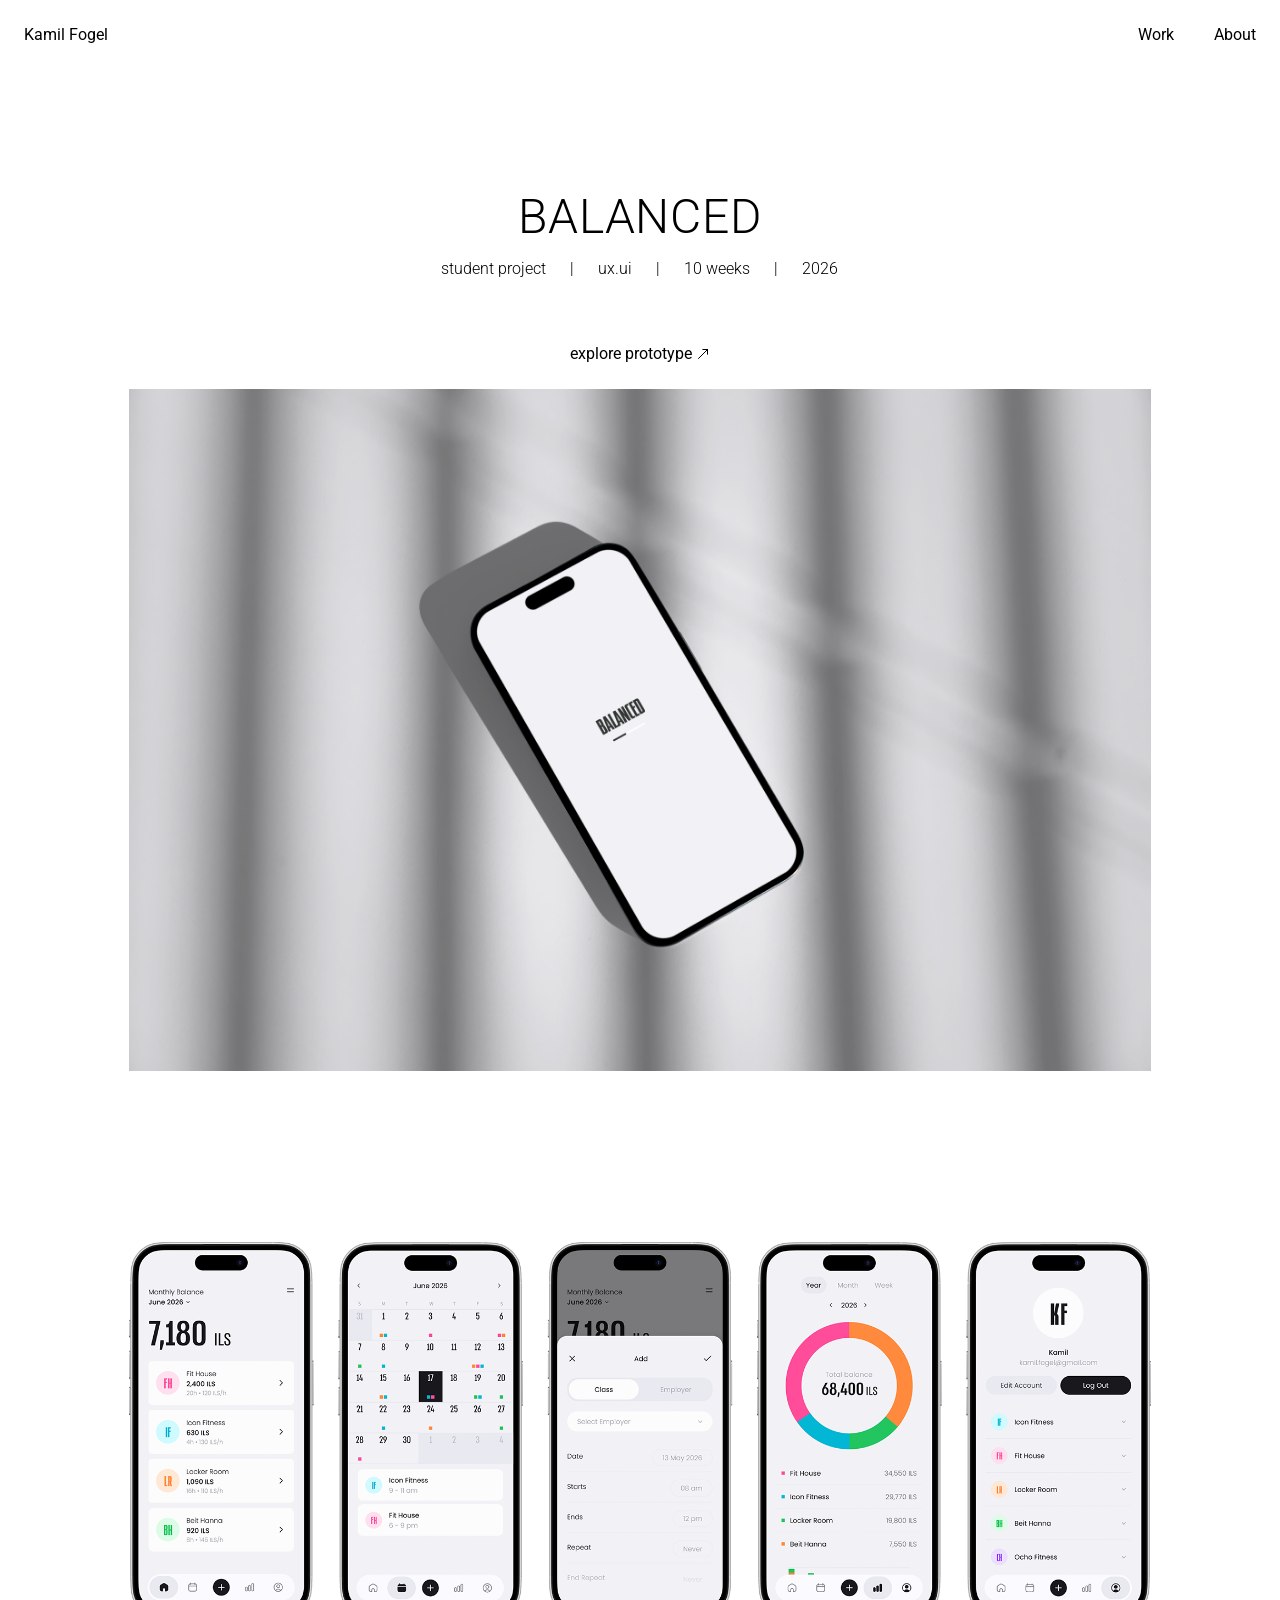
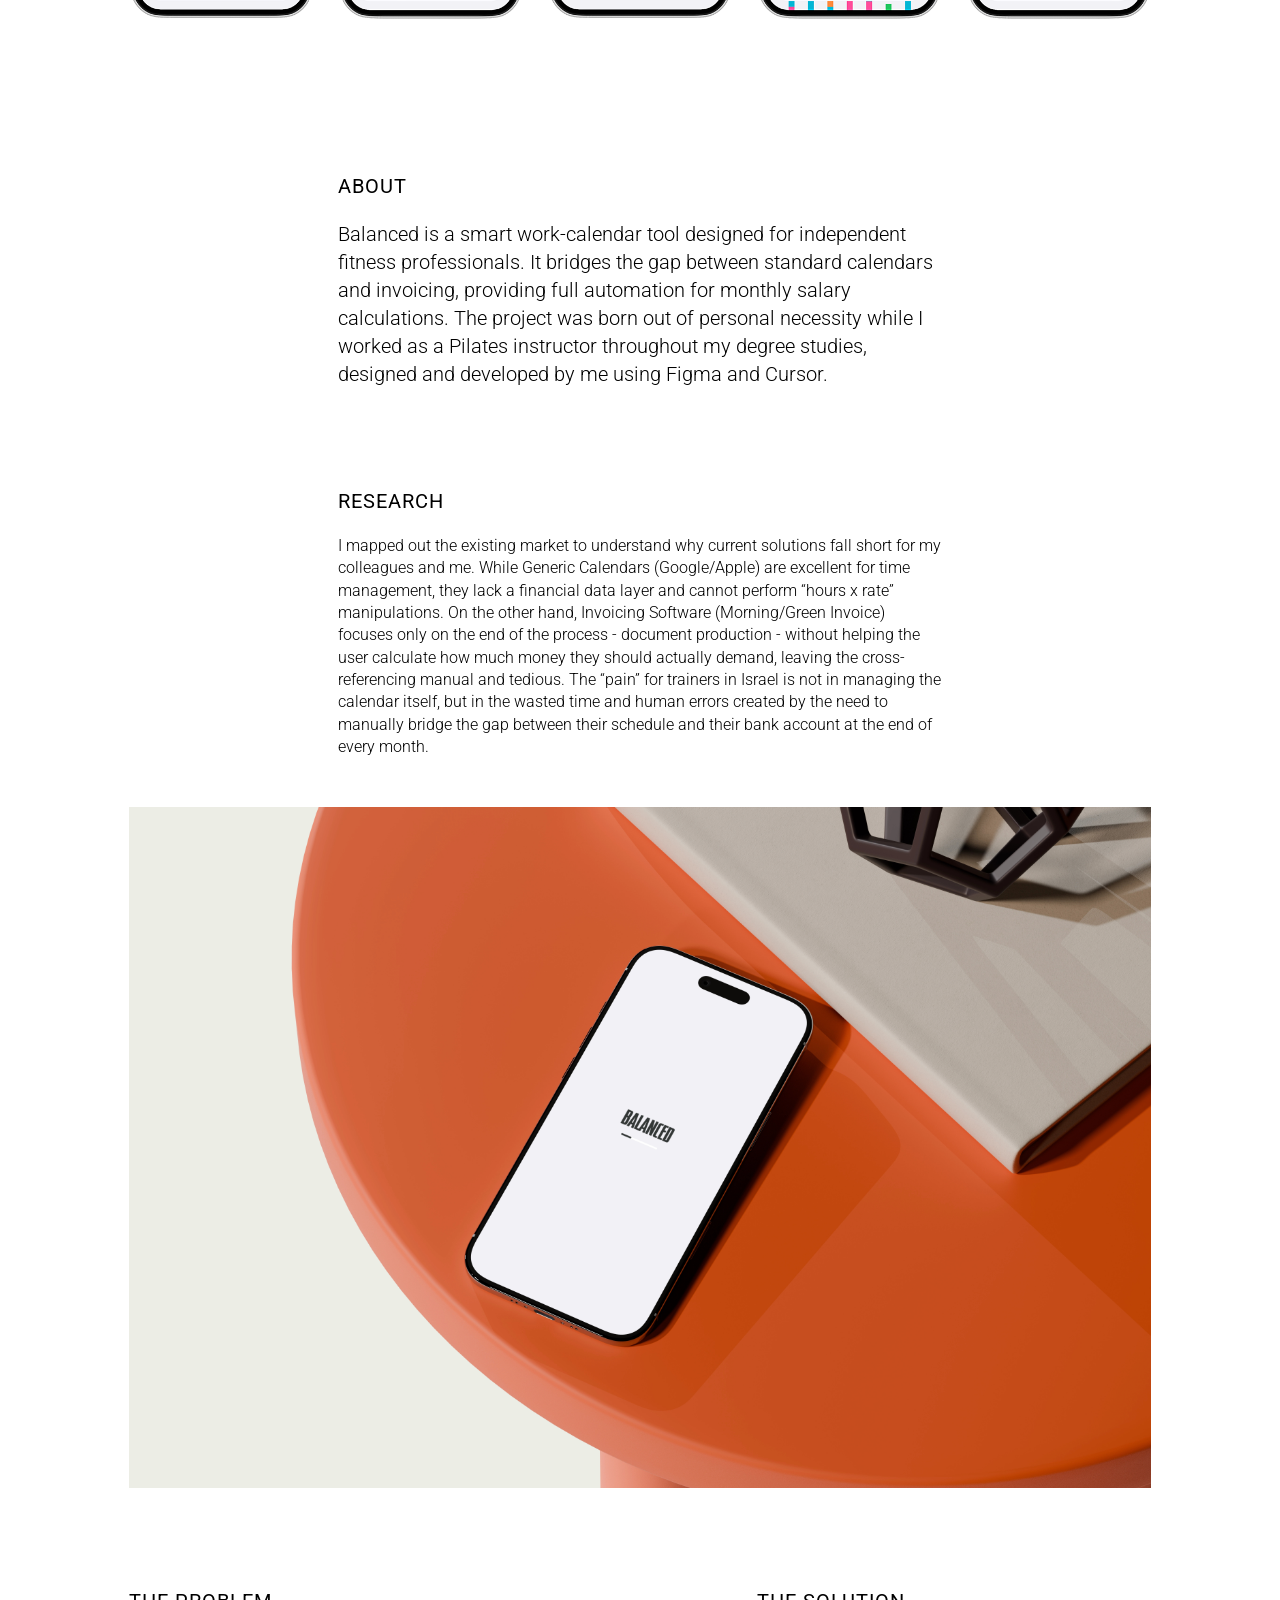
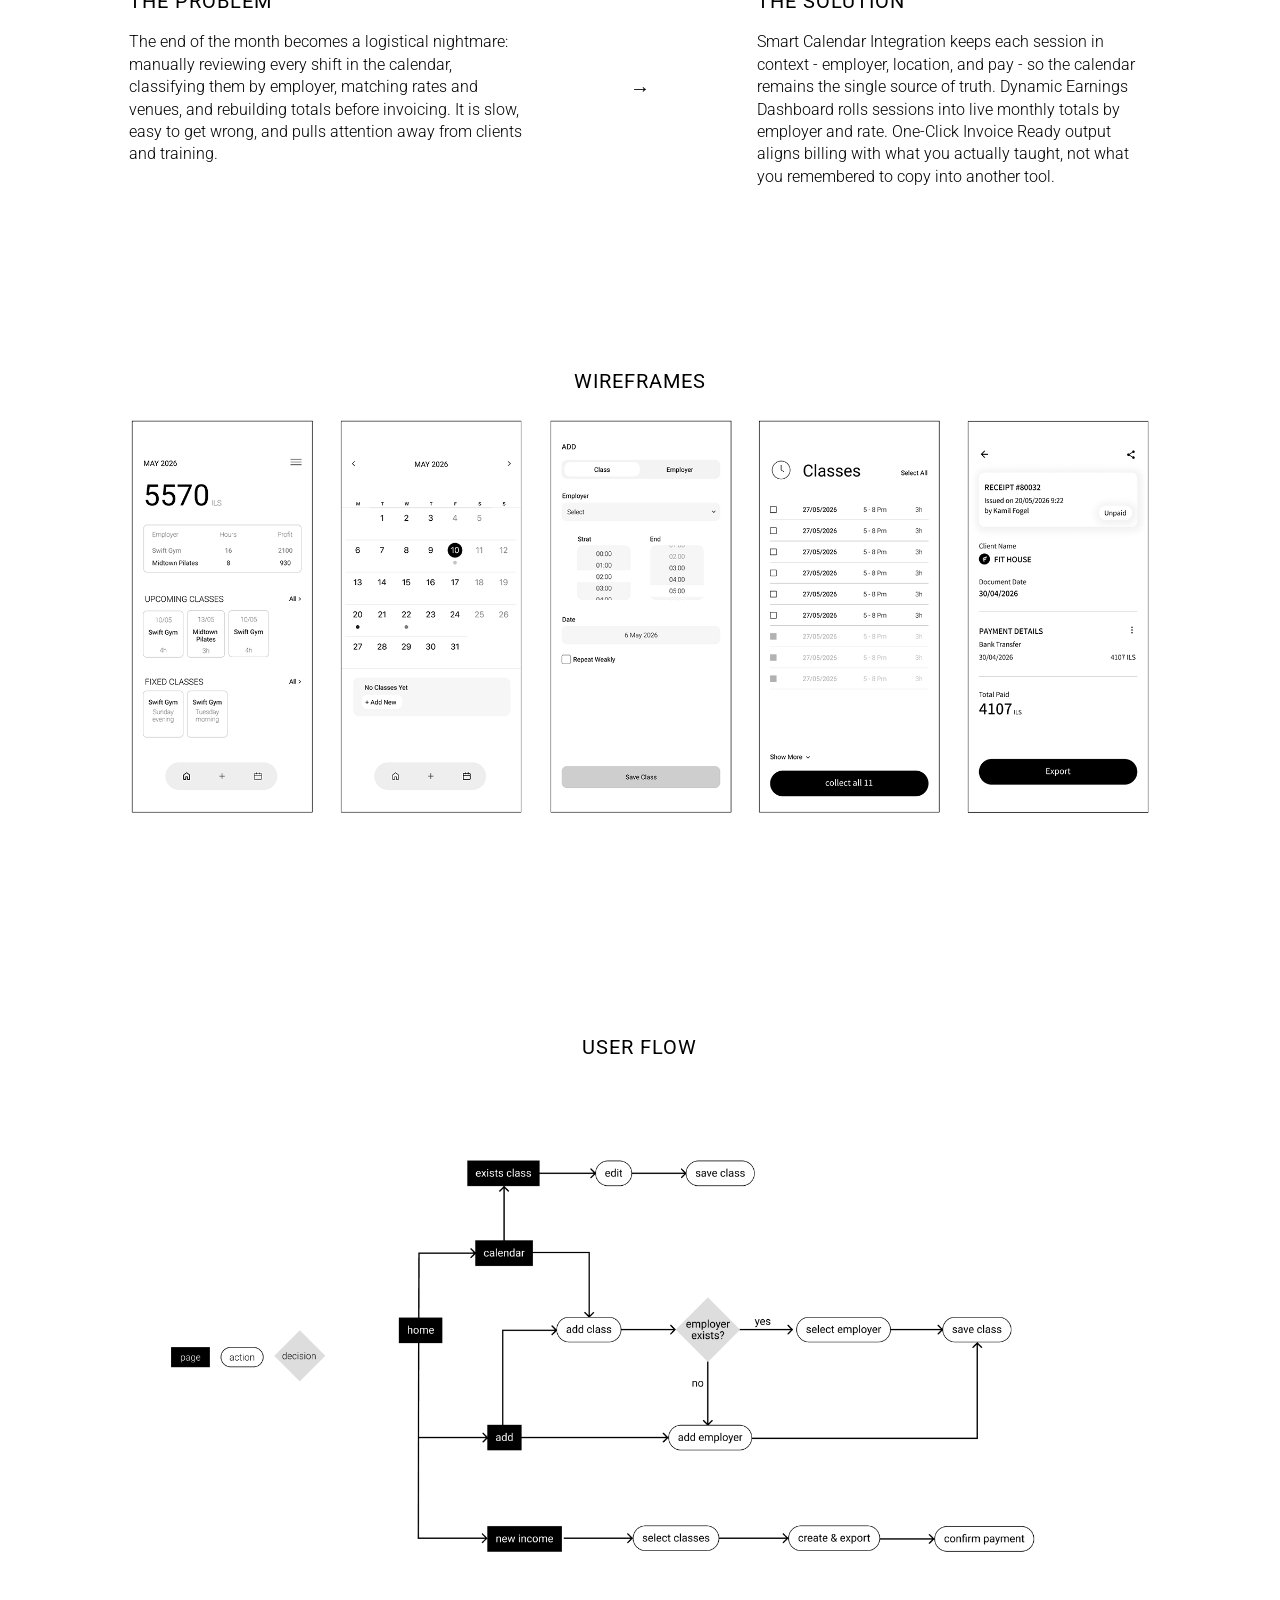
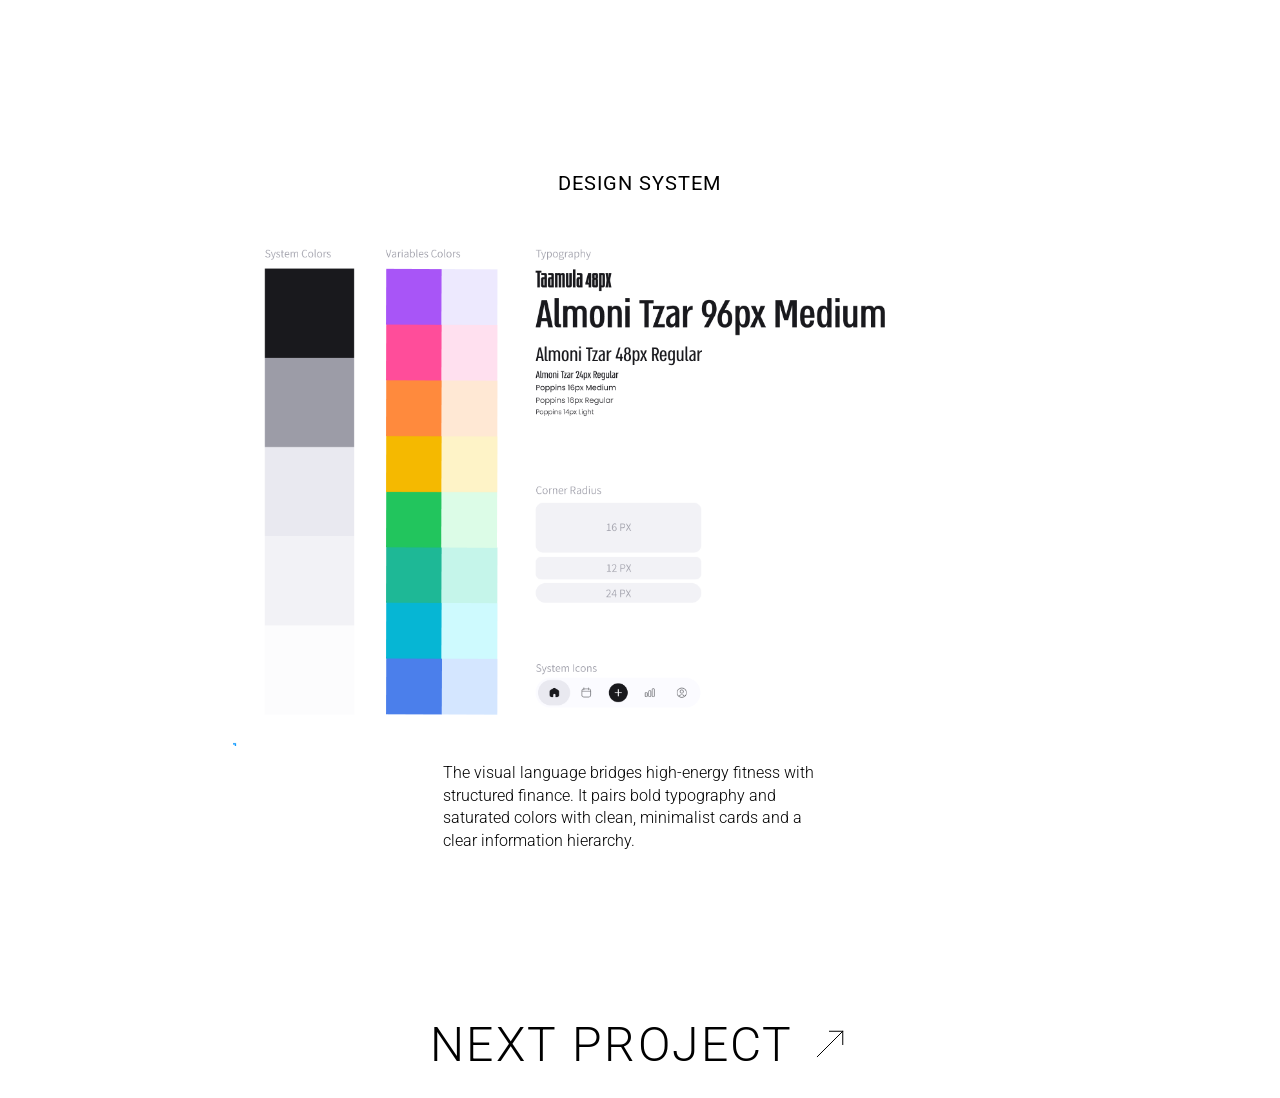
<file: balanced.html>
<!DOCTYPE html>
<html lang="en" class="case-study-page balanced-page">
<head>
  <meta charset="UTF-8" />
  <meta name="viewport" content="width=device-width, initial-scale=1.0" />
  <title>Balanced - Kamil Fogel</title>
  <link rel="preconnect" href="https://fonts.googleapis.com" />
  <link rel="preconnect" href="https://fonts.gstatic.com" crossorigin />
  <link href="https://fonts.googleapis.com/css2?family=Instrument+Serif:ital@0;1&family=Roboto:wght@300;400;700&display=swap" rel="stylesheet" />
  <link href="https://unpkg.com/aos@2.3.1/dist/aos.css" rel="stylesheet" />
  <link rel="stylesheet" href="typography.css" />
  <script src="nav-auto-hide.js" defer></script>
  <style>
    *, *::before, *::after {
      box-sizing: border-box;
      margin: 0;
      padding: 0;
    }

    .container {
      width: 100%;
      max-width: none;
      margin-left: auto;
      margin-right: auto;
      padding-left: var(--container-pad);
      padding-right: var(--container-pad);
      box-sizing: border-box;
    }

    html, body {
      min-height: 100%;
    }

    html.balanced-page {
      background-color: #ffffff;
    }

    body.case-page {
      background: #ffffff;
      color: #000000;
      opacity: 1;
      transition: opacity 0.5s ease;
    }

    body.case-page.is-entering {
      opacity: 0;
    }

    html.case-study-page,
    html.case-study-page body.case-study-page {
      cursor: auto !important;
    }

    body.case-study-page .custom-cursor {
      display: none !important;
    }

    body.balanced-page nav {
      position: fixed;
      top: 0;
      left: 0;
      right: 0;
      width: 100%;
      z-index: 10000;
      padding: 0;
      background: transparent;
      color: #000000;
    }

    body.balanced-page nav .brand {
      color: #000000;
      text-decoration: none;
      transition: filter 0.4s ease;
    }

    body.balanced-page nav ul a {
      color: #000000;
      text-decoration: none;
      transition: filter 0.4s ease;
    }

    @media (hover: hover) {
      body.balanced-page nav .brand:hover,
      body.balanced-page nav ul a:hover {
        filter: blur(4px);
      }
    }

    body.balanced-page nav a:focus-visible {
      outline: 2px solid #000000;
      outline-offset: 4px;
    }

    .case-main {
      width: 100%;
      padding-top: 5.5rem;
      padding-bottom: 6rem;
    }

    .balanced-page .case-main {
      padding-bottom: 0;
    }

    .case-block {
      margin-bottom: var(--case-section-gap);
    }

    .case-block.case-hero-intro {
      margin-bottom: 0;
    }

    /* L1 - explicit center (hero titles) */
    .balanced-page h1.case-hero-title.style1 {
      letter-spacing: 0.02em;
      text-align: center;
    }

    /* L2 section titles - always centered on Balanced */
    .balanced-page .case-subhead {
      text-align: center;
    }

    /* L4 body - center everywhere in case main (overrides typography.css .case-body) */
    .balanced-page main .case-body {
      text-align: center;
    }

    /* L4 metadata: normal case for this page (global .case-meta-part is lowercase) */
    .balanced-page .case-meta-row--balanced .case-meta-part {
      text-transform: none;
    }

    /* 12-col shell + meta row - matches devill .case-hero-meta-shell / .case-meta-row */
    .balanced-page .case-balanced-hero .case-hero-meta-shell {
      display: grid;
      grid-template-columns: repeat(12, 1fr);
      column-gap: var(--grid-gutter);
      width: 100%;
      box-sizing: border-box;
      margin-top: 0;
      margin-bottom: 0;
      text-align: center;
    }

    .balanced-page .case-balanced-hero .case-meta-row--balanced {
      grid-column: 2 / 12;
      display: flex;
      flex-direction: row;
      flex-wrap: wrap;
      align-items: center;
      justify-content: center;
      width: 100%;
      min-width: 0;
      box-sizing: border-box;
    }

    .balanced-page .case-balanced-hero .case-prototype-link {
      text-transform: none;
    }

    /* Opening block sits under hero; link wrap supplies 20px above images (same as now) */
    .balanced-page .case-balanced-visuals {
      margin-top: 0;
    }

    .case-balanced-visuals-grid {
      display: grid;
      grid-template-columns: repeat(12, 1fr);
      column-gap: var(--grid-gutter);
      width: 100%;
      box-sizing: border-box;
    }

    .case-balanced-figure {
      grid-column: 2 / 12;
      margin: 0;
      padding: 0;
      background: transparent;
      border: none;
      line-height: 0;
      overflow: hidden;
      border-radius: 0;
    }

    .case-balanced-visuals-grid > .case-balanced-figure + .case-balanced-figure {
      margin-top: 120px;
    }

    .case-balanced-figure img {
      width: 100%;
      height: auto;
      object-fit: contain;
      display: block;
      margin: 0;
      padding: 0;
      background: transparent !important;
      border: none;
      box-shadow: none;
      border-radius: 0;
    }

    /* Body copy: L4 + center (typography .case-body is left-aligned for devill) */
    .balanced-page .balanced-content-shell {
      display: grid;
      grid-template-columns: repeat(12, 1fr);
      column-gap: var(--grid-gutter);
      width: 100%;
      box-sizing: border-box;
    }

    .balanced-page .balanced-content-band {
      grid-column: 2 / 12;
      min-width: 0;
      text-align: center;
    }

    /* About + research: 6 cols centered (4-10), heading + body left-aligned */
    .balanced-page .balanced-content-band--six-col {
      grid-column: 4 / 10;
      min-width: 0;
      text-align: left;
    }

    /* Beat main .case-body + global .case-subhead center rules */
    .balanced-page main .balanced-content-section .balanced-content-band--six-col > .case-subhead {
      text-align: left;
    }

    .balanced-page main .balanced-content-section .balanced-content-band--six-col > .case-body {
      text-align: left;
      margin-left: 0;
      margin-right: 0;
      max-width: none;
    }

    .balanced-page main .balanced-content-section--about .balanced-content-band--six-col > .case-body {
      font-size: 20px;
    }

    .balanced-page .balanced-content-section > .case-subhead {
      margin-bottom: 16px;
    }

    .balanced-page .balanced-content-section .case-body {
      text-align: center;
      margin-left: auto;
      margin-right: auto;
      max-width: 48rem;
    }

    .balanced-page .balanced-content-section .case-body + .case-body {
      margin-top: 1.25rem;
    }

    /*
      Research: social graphic - same width as opening (cols 2-12).
    */
    .balanced-page .balanced-content-shell > .balanced-research-social-figure {
      grid-column: 2 / 12;
      min-width: 0;
      margin: 48px 0 0;
      padding: 0;
      border: none;
      line-height: 0;
      overflow: hidden;
      border-radius: 0;
    }

    .balanced-page .balanced-content-shell > .balanced-research-social-figure img {
      width: 100%;
      height: auto;
      display: block;
      object-fit: contain;
      border-radius: 0;
    }

    /* Problem/Solution block: 12-col shell */
    .balanced-ps-block {
      display: grid;
      grid-template-columns: repeat(12, 1fr);
      column-gap: var(--grid-gutter);
      width: 100%;
      box-sizing: border-box;
    }

    /* Extra space above wireframes */
    .balanced-page .case-block.balanced-ps-block {
      margin-bottom: calc(var(--case-section-gap) + 80px);
    }

    .balanced-ps-block > .balanced-ps-grid {
      grid-column: 1 / -1;
      margin-top: 0;
    }

    /*
      Problem & Solution: 12-col row - col 1 empty | problem (4) | arrow (2) | solution (4) | col 12 empty.
      Tighter text bands; group stays centered in the grid.
    */
    .balanced-ps-grid {
      display: grid;
      grid-template-columns: repeat(12, 1fr);
      column-gap: var(--grid-gutter);
      width: 100%;
      box-sizing: border-box;
      align-items: stretch;
    }

    .balanced-ps-problem {
      grid-column: 2 / 6;
      min-width: 0;
      display: flex;
      flex-direction: column;
      align-items: flex-start;
      text-align: left;
    }

    .balanced-ps-solution {
      grid-column: 8 / 12;
      min-width: 0;
      display: flex;
      flex-direction: column;
      align-items: flex-start;
      text-align: left;
    }

    .balanced-page main .balanced-ps-problem > .case-subhead,
    .balanced-page main .balanced-ps-solution > .case-subhead {
      margin-bottom: 16px;
      text-align: left;
    }

    .balanced-page main .balanced-ps-problem .case-body,
    .balanced-page main .balanced-ps-solution .case-body {
      text-align: left;
      width: 100%;
      max-width: 100%;
      margin-left: 0;
      margin-right: 0;
    }

    .balanced-ps-connector {
      grid-column: 6 / 8;
      display: flex;
      align-items: center;
      justify-content: center;
      align-self: stretch;
      min-width: 0;
      padding: 0 4px;
      font-family: 'Roboto', sans-serif;
      font-weight: 400;
      font-size: 20px;
      line-height: 1;
      color: #000000;
      user-select: none;
    }

    /*
      wireframes / user flow / design system:
      centered titles above centered images (same width as screens, cols 2-12).
    */
    .balanced-page .balanced-content-shell > .balanced-side-media-row {
      grid-column: 1 / -1;
      display: grid;
      grid-template-columns: repeat(12, 1fr);
      column-gap: var(--grid-gutter);
      width: 100%;
      box-sizing: border-box;
    }

    .balanced-page .balanced-content-shell > .balanced-side-media-row + .balanced-side-media-row {
      margin-top: 120px;
    }

    .balanced-page .balanced-side-media-row > .case-subhead {
      grid-column: 2 / 12;
      min-width: 0;
      margin: 0 0 16px;
      text-align: center;
    }

    .balanced-page main .balanced-content-section .balanced-side-media-row > .case-subhead {
      text-align: center;
    }

    .balanced-page .balanced-side-media-row > .case-body {
      grid-column: 5 / 9;
      min-width: 0;
      margin: 16px 0 0;
      width: 100%;
      text-align: left;
    }

    .balanced-page main .balanced-content-section .balanced-side-media-row > .case-body {
      text-align: left;
      margin-left: 0;
      margin-right: 0;
      max-width: none;
    }

    .balanced-page .balanced-side-media-row > .balanced-wireframes-figure,
    .balanced-page .balanced-side-media-row > .balanced-ps-userflow {
      grid-column: 2 / 12;
      min-width: 0;
      width: 100%;
      max-width: none;
      margin: 0;
      padding: 0;
      border: none;
      line-height: 0;
      overflow: hidden;
      border-radius: 0;
      box-sizing: border-box;
    }

    .balanced-page .balanced-side-media-row > .balanced-design-system-figure {
      grid-column: 3 / 11;
      min-width: 0;
      width: 100%;
      max-width: none;
      margin: 0;
      padding: 0;
      border: none;
      line-height: 0;
      overflow: hidden;
      border-radius: 0;
      box-sizing: border-box;
    }

    .balanced-page .balanced-side-media-row > .balanced-wireframes-figure img,
    .balanced-page .balanced-side-media-row > .balanced-ps-userflow img,
    .balanced-page .balanced-side-media-row > .balanced-design-system-figure img {
      width: 100%;
      height: auto;
      display: block;
      object-fit: contain;
      border-radius: 0;
    }

    .balanced-page .balanced-closing {
      margin-bottom: 0;
    }

    .balanced-page .balanced-closing-shell {
      display: grid;
      grid-template-columns: repeat(12, 1fr);
      column-gap: var(--grid-gutter);
      width: 100%;
      box-sizing: border-box;
    }

    .balanced-page .balanced-closing .case-next-project {
      grid-column: 4 / 10;
      position: relative;
      width: 100%;
      margin-top: clamp(2rem, 5vw, 4rem) !important;
      margin-bottom: 0 !important;
      margin-left: 0 !important;
      margin-right: 0 !important;
      padding: 0 !important;
      padding-bottom: 1.5rem !important;
    }

    .balanced-page .balanced-closing .case-next-project__link {
      position: relative;
    }

    @media (max-width: 900px) {
      .balanced-page .case-balanced-hero .case-meta-row--balanced {
        grid-column: 1 / -1 !important;
        justify-content: center;
      }

      /* Keep 10-column band (inset 1 col each side) on small viewports */
      .case-balanced-figure {
        grid-column: 2 / 12 !important;
      }

      .balanced-page .balanced-closing .case-next-project {
        grid-column: 1 / -1 !important;
      }

      .balanced-page .balanced-ps-grid {
        grid-template-columns: 1fr;
      }

      .balanced-page .balanced-ps-problem,
      .balanced-page .balanced-ps-solution,
      .balanced-page .balanced-ps-connector {
        grid-column: 1 / -1;
      }

      .balanced-page .balanced-ps-connector {
        padding: 8px 0;
        align-self: center;
      }
    }
  </style>
</head>
<body class="case-page case-study-page balanced-page is-entering">

  <nav>
    <div class="container">
      <a class="brand js-page-transition" href="index.html">Kamil Fogel</a>
      <ul>
        <li><a href="index.html#work">Work</a></li>
        <li><a href="index.html#site-bottom">About</a></li>
      </ul>
    </div>
  </nav>

  <main class="case-main">
    <div class="container">
      <section class="case-block case-hero-intro case-balanced-hero" aria-label="Project header">
        <h1
          class="case-hero-title style1"
          data-aos="fade-up"
          data-aos-duration="900"
          data-aos-once="true"
        >
          Balanced
        </h1>
        <div
          class="case-hero-meta-shell"
          data-aos="fade-up"
          data-aos-duration="900"
          data-aos-once="true"
          aria-label="Project details"
        >
          <div class="case-meta-row case-meta-row--balanced">
            <span class="case-meta-part">student project</span>
            <span class="case-meta-sep" aria-hidden="true">|</span>
            <span class="case-meta-part">ux.ui</span>
            <span class="case-meta-sep" aria-hidden="true">|</span>
            <span class="case-meta-part">10 weeks</span>
            <span class="case-meta-sep" aria-hidden="true">|</span>
            <span class="case-meta-part">2026</span>
          </div>
        </div>
        <div
          class="case-prototype-link-wrap"
          data-aos="fade-up"
          data-aos-duration="900"
          data-aos-once="true"
        >
          <a
            class="case-prototype-link"
            href="https://www.figma.com/proto/VPsqmIvWdSu5pWoVH4dJzd/balanced-final-final-final?node-id=125-18&t=i8mvpTa5zEha4bxD-1"
            target="_blank"
            rel="noopener noreferrer"
          >
            explore prototype
          </a>
        </div>
      </section>

      <section class="case-block case-balanced-visuals" aria-label="Balanced project visuals">
        <div class="case-balanced-visuals-grid">
          <figure
            class="case-balanced-figure case-balanced-figure--opening"
            data-aos="fade-up"
            data-aos-duration="900"
            data-aos-once="true"
          >
            <img
              src="balancedproject/opening.png?v=5"
              alt="Balanced - opening"
              loading="lazy"
            />
          </figure>
          <figure
            class="case-balanced-figure"
            data-aos="fade-up"
            data-aos-duration="900"
            data-aos-once="true"
            aria-label="Balanced - product screens"
          >
            <img
              src="balancedproject/screens.png?v=2"
              alt="Balanced - screens"
              loading="lazy"
            />
          </figure>
        </div>
      </section>

      <section
        class="case-block balanced-content-section balanced-content-section--about"
        aria-label="About"
        data-aos="fade-up"
        data-aos-duration="900"
        data-aos-once="true"
      >
        <div class="balanced-content-shell">
          <div class="balanced-content-band balanced-content-band--six-col">
            <h2 class="case-subhead">about</h2>
            <p class="case-body">
              Balanced is a smart work-calendar tool designed for independent fitness professionals. It bridges the gap between standard calendars and invoicing, providing full automation for monthly salary calculations. The project was born out of personal necessity while I worked as a Pilates instructor throughout my degree studies, designed and developed by me using Figma and Cursor.
            </p>
          </div>
        </div>
      </section>

      <section
        class="case-block balanced-content-section"
        aria-label="Research"
        data-aos="fade-up"
        data-aos-duration="900"
        data-aos-once="true"
      >
        <div class="balanced-content-shell">
          <div class="balanced-content-band balanced-content-band--six-col">
            <h2 class="case-subhead">research</h2>
            <p class="case-body">
              I mapped out the existing market to understand why current solutions fall short for my colleagues and me. While Generic Calendars (Google/Apple) are excellent for time management, they lack a financial data layer and cannot perform &ldquo;hours x rate&rdquo; manipulations. On the other hand, Invoicing Software (Morning/Green Invoice) focuses only on the end of the process - document production - without helping the user calculate how much money they should actually demand, leaving the cross-referencing manual and tedious. The &ldquo;pain&rdquo; for trainers in Israel is not in managing the calendar itself, but in the wasted time and human errors created by the need to manually bridge the gap between their schedule and their bank account at the end of every month.
            </p>
          </div>
          <figure
            class="balanced-research-social-figure"
            aria-label="Balanced - research"
          >
            <img
              src="balancedproject/social.jpeg?v=1"
              alt="Balanced - research"
              loading="lazy"
            />
          </figure>
        </div>
      </section>

      <section
        class="case-block balanced-ps-block"
        aria-label="The problem and the solution"
        data-aos="fade-up"
        data-aos-duration="900"
        data-aos-once="true"
      >
        <div class="balanced-ps-grid">
          <div class="balanced-ps-problem">
            <h2 class="case-subhead">the problem</h2>
            <p class="case-body">
              The end of the month becomes a logistical nightmare: manually reviewing every shift in the calendar, classifying them by employer, matching rates and venues, and rebuilding totals before invoicing. It is slow, easy to get wrong, and pulls attention away from clients and training.
            </p>
          </div>
          <div class="balanced-ps-connector" aria-hidden="true">→</div>
          <div class="balanced-ps-solution">
            <h2 class="case-subhead">the solution</h2>
            <p class="case-body">
              Smart Calendar Integration keeps each session in context - employer, location, and pay - so the calendar remains the single source of truth. Dynamic Earnings Dashboard rolls sessions into live monthly totals by employer and rate. One-Click Invoice Ready output aligns billing with what you actually taught, not what you remembered to copy into another tool.
            </p>
          </div>
        </div>
      </section>

      <section
        class="case-block balanced-content-section"
        aria-label="Wireframes, user flow and design system"
        data-aos="fade-up"
        data-aos-duration="900"
        data-aos-once="true"
      >
        <div class="balanced-content-shell">
          <div class="balanced-side-media-row">
            <h2 class="case-subhead">wireframes</h2>
            <figure class="balanced-wireframes-figure" aria-label="Wireframes">
              <img
                src="balancedproject/wireframes.png?v=1"
                alt="Balanced - wireframes"
                loading="lazy"
              />
            </figure>
          </div>
          <div class="balanced-side-media-row">
            <h2 class="case-subhead">user flow</h2>
            <figure class="balanced-ps-userflow" aria-label="User flow">
              <img
                src="balancedproject/userflow.png"
                alt="Balanced - user flow"
                loading="lazy"
              />
            </figure>
          </div>
          <div class="balanced-side-media-row">
            <h2 class="case-subhead">design system</h2>
            <figure class="balanced-design-system-figure" aria-label="Design system">
              <img
                src="balancedproject/designsystem.png"
                alt="Balanced - design system"
                loading="lazy"
              />
            </figure>
            <p class="case-body">
              The visual language bridges high-energy fitness with structured finance. It pairs bold typography and saturated colors with clean, minimalist cards and a clear information hierarchy.
            </p>
          </div>
        </div>
      </section>

      <section class="case-block balanced-closing" aria-label="Next project">
        <div class="balanced-closing-shell">
          <nav class="case-next-project" aria-label="Next project">
            <a href="health.html" class="case-next-project__link js-page-transition">Next project</a>
          </nav>
        </div>
      </section>
    </div>
  </main>

  <script src="https://unpkg.com/aos@2.3.1/dist/aos.js"></script>
  <script>
    (function () {
      if (typeof AOS !== 'undefined') {
        AOS.init({
          duration: 900,
          easing: 'ease-out-cubic',
          once: true,
          offset: 80,
        });
      }

      function bindPageTransitions() {
        var links = document.querySelectorAll('a.js-page-transition');
        for (var i = 0; i < links.length; i++) {
          links[i].addEventListener('click', function (e) {
            var href = this.getAttribute('href');
            if (!href || this.getAttribute('target') === '_blank' || e.metaKey || e.ctrlKey || e.shiftKey) return;
            e.preventDefault();
            document.body.classList.add('is-entering');
            window.setTimeout(function () {
              window.location.href = href;
            }, 480);
          });
        }
      }
      bindPageTransitions();

      function endEnter() {
        document.body.classList.remove('is-entering');
      }
      if (document.readyState === 'complete') {
        requestAnimationFrame(function () {
          requestAnimationFrame(endEnter);
        });
      } else {
        window.addEventListener('load', function () {
          requestAnimationFrame(function () {
            requestAnimationFrame(endEnter);
          });
        });
      }
    })();
  </script>
</body>
</html>
</file>
<file: typography.css>
/**
 * Global L1-L4 typography (index, case studies).
 * Requires: Instrument Serif (italic), Roboto 300 & 400.
 */

/* -- Global layout tokens (shared: home + case studies). Use var(--grid-gutter) in page grids. -- */
:root {
  --container-pad: clamp(20px, 2.2vw, 24px);
  --grid-gutter: clamp(16px, 2vw, 24px);
  --case-section-gap: 100px;
  /*
   * Shared NE arrow (45° shaft + two-segment head). Same stroke/geometry everywhere;
   * scale only via width/height on each ::after. vector-effect keeps hairline consistent.
   */
  --arrow-ne-svg: url("data:image/svg+xml,%3Csvg xmlns='http://www.w3.org/2000/svg' viewBox='0 0 28 28' fill='none'%3E%3Cpath vector-effect='non-scaling-stroke' d='M3.5 24.5L24.5 3.5M24.5 3.5L13.5 3.5M24.5 3.5L24.5 14.5' stroke='%23000000' stroke-width='1' stroke-linecap='round' stroke-linejoin='round'/%3E%3C/svg%3E");
}

@media (max-width: 1024px) {
  :root {
    --grid-gutter: clamp(12px, 1.85vw, 20px);
    --case-section-gap: clamp(72px, 9vw, 96px);
  }
}

@media (max-width: 767px) {
  :root {
    --container-pad: 20px;
    --grid-gutter: 16px;
    --case-section-gap: clamp(48px, 10vw, 64px);
  }
}

html {
  overflow-x: hidden;
}

/* -- L1: Case study hero titles - Roboto 48px Light, ALL CAPS -- */
.case-hero-title,
.case-health-hero-title {
  font-family: 'Roboto', sans-serif;
  font-style: normal;
  font-weight: 300;
  font-size: 48px;
  line-height: 1.2;
  letter-spacing: 0.05em;
  text-transform: uppercase;
  color: #000000;
  text-align: center;
  text-rendering: optimizeLegibility;
  -webkit-font-smoothing: antialiased;
  -moz-osx-font-smoothing: grayscale;
  padding: 100px 0 0;
  margin: 0 0 12px;
}

/* -- L2: Section headers - Roboto Regular 20px, ALL CAPS -- */
.case-subhead,
.case-now-ds-item .case-subhead,
.case-now-cs-stack--vertical .case-now-cs-style3-heading {
  font-family: 'Roboto', sans-serif;
  font-weight: 400;
  font-size: 20px;
  line-height: 1.35;
  letter-spacing: 0.05em;
  text-transform: uppercase;
  color: #000000;
}

/* -- L3: Nav, contact label, project names - Roboto Regular 16px, sentence case from markup -- */
nav,
nav .brand,
.site-contact__label,
.project-card__caption-name,
.project-card__caption-sep {
  font-family: 'Roboto', sans-serif;
  font-weight: 400;
  font-size: 16px;
  line-height: 1.35;
  letter-spacing: normal;
  color: #000000;
  -webkit-font-smoothing: antialiased;
  -moz-osx-font-smoothing: grayscale;
}

nav ul a {
  text-transform: none;
}

nav .brand {
  text-transform: none;
}

/*
 * Primary site nav: full-width bar, same side padding as `.container` (--container-pad).
 * Optional cap: set --site-grid-max-width on :root to match a global content max-width.
 * Brand (left) ↔ links (right): space-between; Work / About: fixed gap, never wrap.
 */
nav:not(.case-next-project) .container {
  display: flex;
  flex-wrap: nowrap;
  justify-content: space-between;
  align-items: center;
  gap: clamp(12px, 3vw, 24px);
  width: 100%;
  max-width: var(--site-grid-max-width, none);
  margin-left: auto;
  margin-right: auto;
  box-sizing: border-box;
  padding-left: var(--container-pad, 24px);
  padding-right: var(--container-pad, 24px);
  padding-top: 1.5rem;
  padding-bottom: 1.5rem;
}

nav:not(.case-next-project) .brand {
  flex: 0 1 auto;
  min-width: 0;
}

nav:not(.case-next-project) .container > ul {
  flex: 0 0 auto;
  display: flex;
  flex-flow: row nowrap;
  align-items: center;
  justify-content: flex-end;
  gap: 40px;
  list-style: none;
  margin: 0;
  padding: 0;
  white-space: nowrap;
}

nav:not(.case-next-project) .container > ul > li {
  flex-shrink: 0;
  white-space: nowrap;
}

nav:not(.case-next-project) .container > ul > li > a {
  white-space: nowrap;
}

/* Top strip: reveals scroll-hidden nav on hover (below nav z-index; hits pass through nav when pointer-events: none) */
.site-nav-hover-zone {
  position: fixed;
  top: 0;
  left: 0;
  right: 0;
  height: 60px;
  z-index: 4999;
  pointer-events: auto;
  background: transparent;
}

body.case-page .site-nav-hover-zone {
  z-index: 9999;
}

/* Primary nav auto-hide (scroll) - home + case studies */
nav.site-header,
body.case-page > nav:not(.case-next-project) {
  transition:
    transform 0.3s ease,
    opacity 0.3s ease;
}

nav.site-header.is-header-hidden,
body.case-page > nav:not(.case-next-project).is-header-hidden {
  /* Beat home landing keyframes (forwards) so scroll hide / hover zone work */
  animation: none !important;
  transform: translateY(-100%) !important;
  opacity: 0 !important;
  pointer-events: none;
}

.site-contact__label {
  text-transform: none;
}

.project-card__caption-name {
  text-transform: none;
}

.case-subhead {
  text-align: left;
  margin-bottom: 1.25rem;
}

/* -- L4: Project hero metadata (type, field, time, year) - Roboto Light 16px -- */
.case-meta-part,
.case-meta-sep {
  font-family: 'Roboto', sans-serif;
  font-weight: 300;
  font-size: 16px;
  line-height: 1.35;
  letter-spacing: normal;
  color: #000000;
  -webkit-font-smoothing: antialiased;
  -moz-osx-font-smoothing: grayscale;
}

.case-meta-part {
  text-transform: lowercase;
}

.case-meta-sep {
  flex-shrink: 0;
  user-select: none;
}

.case-main .case-meta-row {
  gap: 12px var(--grid-gutter, 16px);
}

/* Uniform rhythm: title (L1 margin-bottom 12px) → metadata (L4) → external link (L3) */
.case-main .case-prototype-link-wrap {
  text-align: center;
  margin-top: 60px;
  margin-bottom: 20px;
  padding: 0;
}

/* L3: External project links - Roboto Regular 16px, NE arrow via ::after (same asset as next-project / about) */
.case-prototype-link {
  font-family: 'Roboto', sans-serif;
  font-weight: 400;
  font-size: 16px;
  line-height: 1.35;
  color: #000000;
  text-transform: lowercase;
  text-decoration: none;
  display: inline-flex !important;
  align-items: center;
  justify-content: center;
  flex-wrap: wrap;
  box-sizing: border-box;
  max-width: 100%;
  margin: 0;
  padding: 4px 8px;
  filter: none;
  transition: all 0.3s ease;
  letter-spacing: normal;
  -webkit-font-smoothing: antialiased;
  -moz-osx-font-smoothing: grayscale;
}

.case-prototype-link::after {
  content: '';
  display: block;
  width: 0.88em;
  height: 0.8em;
  flex-shrink: 0;
  margin-left: 0.22em;
  align-self: center;
  background: var(--arrow-ne-svg) no-repeat center / contain;
}

@media (hover: hover) {
  .case-prototype-link:hover {
    filter: blur(2px);
  }
}

.case-prototype-link:focus-visible {
  outline: 2px solid #000000;
  outline-offset: 4px;
  filter: none;
}

/* -- L4: Body, footer detail, UI chrome -- */
body {
  font-family: 'Roboto', sans-serif;
  font-weight: 300;
  font-size: 16px;
  line-height: 1.6;
  color: #000000;
  overflow-x: hidden;
}

img,
video {
  max-width: 100%;
  height: auto;
}

.case-body,
.case-now-research-copy,
.case-now-cs-stack--vertical .case-now-cs-challenge-body,
.case-now-cs-stack--vertical .case-now-cs-solution-body,
.site-contact__line,
.research-intro-para,
.video-walkthrough-overlay-inner span {
  font-family: 'Roboto', sans-serif;
  font-weight: 300;
  font-size: 16px;
  line-height: 1.6;
  color: #000000;
}

.project-card__caption-type {
  font-family: 'Roboto', sans-serif;
  font-weight: 300;
  font-size: 16px;
  line-height: 1.6;
  color: #000000;
  text-transform: lowercase;
  letter-spacing: normal;
}

/* Landing custom cursor: black scroll/view label only (no pill), same L4 type metrics */
.custom-cursor,
.custom-cursor__label {
  font-family: 'Roboto', sans-serif;
  font-weight: 300;
  font-size: 16px;
  line-height: 1.6;
  color: #000000;
}

.case-body,
.case-now-research-copy,
.research-intro-para {
  line-height: 1.4;
}

.research-intro-para .research-label,
.research-intro-para .research-regular {
  font-weight: 400;
}

.case-body strong {
  font-weight: 400;
}

/* -- L1: “Next project” - Roboto 48px Light, ALL CAPS (matches case hero title) -- */
.case-next-project {
  width: 100%;
  margin: 0;
  margin-top: clamp(6rem, 14vw, 15rem);
  padding: 0 0 5rem;
  box-sizing: border-box;
  text-align: center;
}

.case-next-project__link {
  font-family: 'Roboto', sans-serif;
  font-style: normal;
  font-weight: 300;
  font-size: 48px;
  line-height: 1.2;
  letter-spacing: 0.05em;
  text-transform: uppercase;
  color: #000000;
  text-decoration: none;
  text-rendering: optimizeLegibility;
  -webkit-font-smoothing: antialiased;
  -moz-osx-font-smoothing: grayscale;
  display: inline-flex;
  align-items: center;
  justify-content: center;
  gap: 0.35em;
  transition: filter 0.4s ease;
}

/* “Next project”: same NE arrow as .case-prototype-link; larger box (cap-sized title) */
.case-next-project__link::after {
  content: '';
  display: block;
  width: 1.15cap;
  height: 1cap;
  flex-shrink: 0;
  margin-bottom: 0.04em;
  background: var(--arrow-ne-svg) no-repeat center / contain;
}

@media (hover: hover) {
  .case-next-project__link:hover {
    filter: blur(4px);
  }
}

.case-next-project__link:focus-visible {
  outline: 2px solid #000000;
  outline-offset: 10px;
}

/* Tablet / small laptop: ~20% smaller type to reduce overlap */
@media (min-width: 768px) and (max-width: 1024px) {
  .case-subhead,
  .case-now-ds-item .case-subhead,
  .case-now-cs-stack--vertical .case-now-cs-style3-heading {
    font-size: 16px;
  }

  .case-body,
  .case-now-research-copy,
  .case-now-cs-stack--vertical .case-now-cs-challenge-body,
  .case-now-cs-stack--vertical .case-now-cs-solution-body,
  .case-meta-part,
  .case-prototype-link,
  .site-contact__line,
  .project-card__caption-type {
    font-size: 13px;
  }

  nav,
  nav .brand,
  nav ul a,
  nav:not(.case-next-project) .container > ul > li > a,
  .project-card__caption-name,
  .project-card__caption-sep,
  .site-contact__label {
    font-size: 13px;
  }

  .case-hero-title,
  .case-health-hero-title {
    font-size: 42px;
  }

  .case-next-project__link {
    font-size: 42px;
  }
}

/* Mobile: single-column case grids, tighter hero, compact nav */
@media (max-width: 767px) {
  .case-hero-title,
  .case-health-hero-title {
    font-size: clamp(28px, 8vw, 48px);
    padding: 48px 0 0;
    margin-bottom: 12px;
  }

  .case-next-project {
    margin-top: clamp(3rem, 10vw, 8rem);
    padding-bottom: clamp(2.5rem, 8vw, 4rem);
  }

  .case-next-project__link {
    font-size: clamp(28px, 8vw, 48px);
  }

  nav:not(.case-next-project) .container {
    padding-top: 1rem;
    padding-bottom: 1rem;
  }

  nav:not(.case-next-project) .container > ul {
    gap: 24px;
  }

  nav,
  nav .brand,
  nav:not(.case-next-project) .container > ul > li > a {
    font-size: 14px;
  }

  /* Collapse 12-col-style grids inside case studies to one column */
  .case-page .case-main *[class*='grid'],
  .case-page .case-main *[class*='-stack'],
  .case-page .case-main .metgala-mosaic,
  .case-page .case-main .case-health-triptych,
  .case-page .case-main .screens-mosaic,
  .case-page .case-main .case-hero-meta-shell {
    grid-template-columns: 1fr !important;
    column-gap: var(--grid-gutter) !important;
  }

  .case-page .case-main *[class*='grid'] > *,
  .case-page .case-main *[class*='-stack'] > *,
  .case-page .case-main .metgala-mosaic > *,
  .case-page .case-main .case-health-triptych > *,
  .case-page .case-main .screens-mosaic > *,
  .case-page .case-main .case-hero-meta-shell > * {
    grid-column: 1 / -1 !important;
  }
}
</file>
